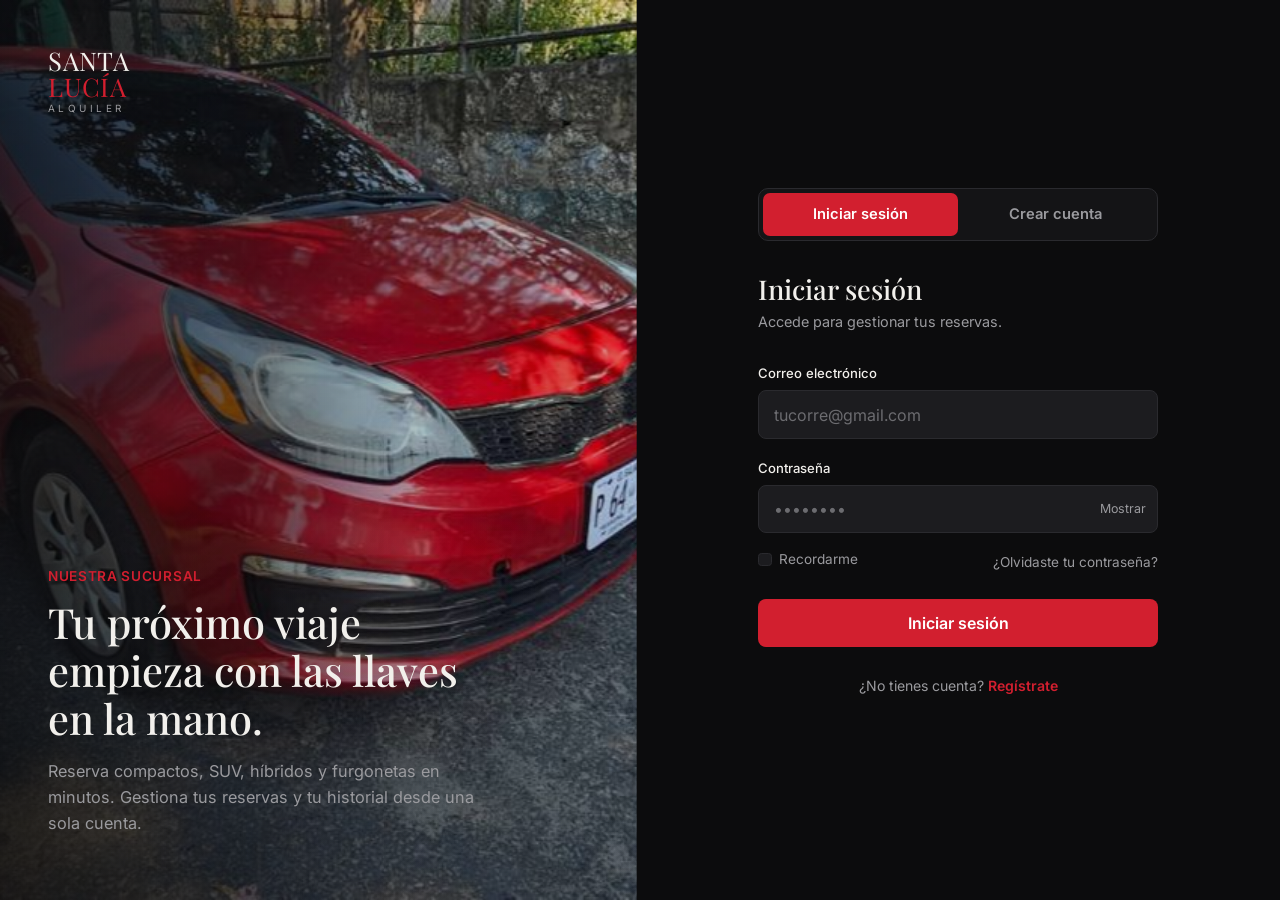
<file: renta-carros-santa-lucia/dashboard.html>
<!DOCTYPE html>
<html lang="es">
<head>
    <meta charset="UTF-8">
    <meta name="viewport" content="width=device-width, initial-scale=1.0">
    <title>Dashboard - SantaLucía Alquiler</title>
    <link rel="stylesheet" href="styles.css">
    <link rel="stylesheet" href="autos.css">
    <link rel="preconnect" href="https://fonts.googleapis.com">
    <link rel="preconnect" href="https://fonts.gstatic.com" crossorigin>
    <link href="https://fonts.googleapis.com/css2?family=Libre+Baskerville:ital,wght@0,400;0,700;1,400&family=Inter:wght@400;500;600;700;800&display=swap" rel="stylesheet">
    <link rel="stylesheet" href="https://cdnjs.cloudflare.com/ajax/libs/font-awesome/6.4.0/css/all.min.css">
    <style>
        .dashboard-container {
            max-width: 1500px;
            margin: 40px auto;
            padding: 0 40px;
        }

        .dashboard-header {
            display: flex;
            justify-content: space-between;
            align-items: center;
            margin-bottom: 30px;
            flex-wrap: wrap;
            gap: 20px;
            border-bottom: 1px solid var(--light-gray-border);
            padding-bottom: 20px;
        }

        .dashboard-title {
            font-size: 2.2rem;
            font-weight: 900;
            color: #ffffff;
        }

        .role-badge {
            background-color: var(--lime-green);
            color: #ffffff;
            padding: 6px 16px;
            border-radius: 20px;
            font-size: 0.85rem;
            font-weight: 700;
            text-transform: uppercase;
            letter-spacing: 1px;
        }

        /* Tarjetas de métricas */
        .metrics-grid {
            display: grid;
            grid-template-columns: repeat(auto-fit, minmax(240px, 1fr));
            gap: 20px;
            margin-bottom: 40px;
        }

        .metric-card {
            background-color: #1a1a1a;
            border: 1px solid var(--light-gray-border);
            border-radius: var(--radius-lg);
            padding: 24px;
            display: flex;
            align-items: center;
            gap: 20px;
        }

        .metric-icon {
            width: 54px;
            height: 54px;
            border-radius: var(--radius-md);
            background-color: rgba(220, 38, 38, 0.15);
            color: var(--lime-green);
            display: flex;
            align-items: center;
            justify-content: center;
            font-size: 1.5rem;
        }

        .metric-info h3 {
            font-size: 0.9rem;
            color: var(--text-gray);
            margin-bottom: 4px;
        }

        .metric-value {
            font-size: 1.8rem;
            font-weight: 800;
            color: #ffffff;
        }

        /* Secciones principales */
        .dashboard-content {
            display: grid;
            grid-template-columns: 2fr 1fr;
            gap: 30px;
        }

        .dashboard-card {
            background-color: #1a1a1a;
            border: 1px solid var(--light-gray-border);
            border-radius: var(--radius-lg);
            padding: 28px;
            margin-bottom: 30px;
        }

        .card-header-title {
            font-size: 1.3rem;
            color: #ffffff;
            margin-bottom: 20px;
            display: flex;
            align-items: center;
            gap: 10px;
        }

        /* Tablas */
        .table-responsive {
            overflow-x: auto;
        }

        .data-table {
            width: 100%;
            border-collapse: collapse;
            text-align: left;
        }

        .data-table th, .data-table td {
            padding: 14px 16px;
            border-bottom: 1px solid var(--light-gray-border);
            color: #d4d4d4;
            font-size: 0.95rem;
        }

        .data-table th {
            color: #ffffff;
            font-weight: 700;
            background-color: #0a0a0a;
        }

        .status-tag {
            padding: 4px 10px;
            border-radius: 4px;
            font-size: 0.78rem;
            font-weight: 700;
        }

        .status-active { background-color: rgba(34, 197, 94, 0.2); color: #4ade80; }
        .status-pending { background-color: rgba(234, 179, 8, 0.2); color: #facc15; }
        .status-completed { background-color: rgba(59, 130, 246, 0.2); color: #60a5fa; }

        @media (max-width: 980px) {
            .dashboard-content { grid-template-columns: 1fr; }
            .dashboard-container { padding: 0 20px; }
        }
    </style>
</head>
<body>

    <!-- Header / Navbar -->
    <header class="header">
        <nav class="navbar">
            <a href="index.html" class="logo-link">
                <div class="logo">
                    <span class="logo-oto">SANTA</span>
                    <span class="logo-q">LUCÍA</span>
                    <span class="logo-sub">ALQUILER</span>
                </div>
            </a>
            <div class="nav-right">
                <ul class="nav-menu">
                    <li><a href="index.html" class="nav-link">Inicio</a></li>
                    <li><a href="autos.html" class="nav-link">Nuestra Flota</a></li>
                    <li><a href="dashboard.html" class="nav-link active" style="color:var(--lime-green)">Dashboard</a></li>
                </ul>
                <div class="user-box">
                    <span class="user-welcome" id="dashUserDisplay">Cargando...</span>
                    <button id="dashLogoutBtn" class="logout-btn"><i class="fas fa-sign-out-alt"></i> Salir</button>
                </div>
            </div>
        </nav>
    </header>

    <!-- Contenido principal del Dashboard -->
    <main class="dashboard-container">
        
        <div class="dashboard-header">
            <div>
                <h1 class="dashboard-title">Panel de Control</h1>
                <p style="color: var(--text-gray);">Información general y estado de servicios en tiempo real.</p>
            </div>
            <div>
                <span class="role-badge" id="userRoleBadge">Rol: Cliente</span>
            </div>
        </div>

        <!-- Métrica resumidas -->
        <section class="metrics-grid">
            <div class="metric-card">
                <div class="metric-icon"><i class="fas fa-car"></i></div>
                <div class="metric-info">
                    <h3>Vehículos Alquilados</h3>
                    <div class="metric-value" id="metricCars">0</div>
                </div>
            </div>
            <div class="metric-card">
                <div class="metric-icon"><i class="fas fa-calendar-check"></i></div>
                <div class="metric-info">
                    <h3>Reservas Activas</h3>
                    <div class="metric-value" id="metricReservations">0</div>
                </div>
            </div>
            <div class="metric-card">
                <div class="metric-icon"><i class="fas fa-wallet"></i></div>
                <div class="metric-info">
                    <h3 id="metricSpendLabel">Gasto Total</h3>
                    <div class="metric-value" id="metricSpend">$0.00</div>
                </div>
            </div>
            <div class="metric-card">
                <div class="metric-icon"><i class="fas fa-star"></i></div>
                <div class="metric-info">
                    <h3>Puntos Fidelidad</h3>
                    <div class="metric-value" id="metricPoints">0</div>
                </div>
            </div>
        </section>

        <!-- Bloques principales -->
        <div class="dashboard-content">
            
            <!-- Columna izquierda: Tabla principal dinámica según rol -->
            <div class="dashboard-main-col">
                <div class="dashboard-card">
                    <h2 class="card-header-title" id="tableTitle">
                        <i class="fas fa-list"></i> Mis Reservas Recientes
                    </h2>
                    <div class="table-responsive">
                        <table class="data-table">
                            <thead>
                                <tr id="tableHeaders">
                                    <th>ID Reserva</th>
                                    <th>Vehículo</th>
                                    <th>Fecha Inicio</th>
                                    <th>Estado</th>
                                    <th>Monto</th>
                                </tr>
                            </thead>
                            <tbody id="tableBody">
                                <!-- Se carga dinámicamente mediante JS -->
                            </tbody>
                        </table>
                    </div>
                </div>
            </div>

            <!-- Columna derecha: Actividad / Notificaciones o gestión -->
            <div class="dashboard-side-col">
                <div class="dashboard-card">
                    <h2 class="card-header-title">
                        <i class="fas fa-bell"></i> Notificaciones
                    </h2>
                    <ul style="list-style: none; padding: 0;" id="notificationsList">
                        <!-- Cargado vía JS -->
                    </ul>
                </div>
            </div>

        </div>

    </main>

    <script src="script.js"></script>
    <script>
        document.addEventListener('DOMContentLoaded', function() {
            // Validar sesión simulada en localStorage / sessionStorage
            const sessionEmail = sessionStorage.getItem('usuario');
            if (!sessionEmail) {
                window.location.replace('login-registro.html');
                return;
            }

            // Cargar datos de usuario
            const userKey = 'user_data_' + btoa(unescape(encodeURIComponent(sessionEmail))).replace(/=/g, '');
            const storedData = JSON.parse(localStorage.getItem(userKey) || '{}');
            
            // Asignación de rol simulada (ejemplo: si el correo es admin@santalucia.com o contiene 'admin')
            const role = (sessionEmail.includes('admin')) ? 'admin' : 'cliente';

            // Mostrar info en pantalla
            document.getElementById('dashUserDisplay').textContent = storedData.name || sessionEmail;
            document.getElementById('userRoleBadge').textContent = 'Rol: ' + role.toUpperCase();

            // Renderizar vistas diferenciadas según el ROL
            if (role === 'admin') {
                renderAdminDashboard();
            } else {
                renderClientDashboard(storedData);
            }

            // Logout
            document.getElementById('dashLogoutBtn').addEventListener('click', function() {
                sessionStorage.removeItem('usuario');
                window.location.replace('login-registro.html');
            });
        });

        function renderClientDashboard(userData) {
            document.getElementById('metricCars').textContent = '1';
            document.getElementById('metricReservations').textContent = '2';
            document.getElementById('metricSpendLabel').textContent = 'Gasto Acumulado';
            document.getElementById('metricSpend').textContent = '$240.00';
            document.getElementById('metricPoints').textContent = '120 pts';

            const tbody = document.getElementById('tableBody');
            tbody.innerHTML = `
                <tr>
                    <td>#RES-9021</td>
                    <td>Nissan Versa</td>
                    <td>22/09/2026</td>
                    <td><span class="status-tag status-active">Activa</span></td>
                    <td>$120.00</td>
                </tr>
                <tr>
                    <td>#RES-8812</td>
                    <td>Kia Sportage</td>
                    <td>10/08/2026</td>
                    <td><span class="status-tag status-completed">Completada</span></td>
                    <td>$120.00</td>
                </tr>
            `;

            document.getElementById('notificationsList').innerHTML = `
                <li style="margin-bottom: 12px; font-size: 0.9rem; color: #a3a3a3;">
                    <strong style="color: #fff;">Recordatorio:</strong> Entrega del Nissan Versa el 25/09/2026.
                </li>
                <li style="font-size: 0.9rem; color: #a3a3a3;">
                    <strong style="color: #fff;">Pago Confirmado:</strong> Reserva #RES-9021 procesada con éxito.
                </li>
            `;
        }

        function renderAdminDashboard() {
            document.getElementById('tableTitle').innerHTML = '<i class="fas fa-tasks"></i> Gestión Global de Flota';
            document.getElementById('metricCars').textContent = '94';
            document.getElementById('metricReservations').textContent = '18';
            document.getElementById('metricSpendLabel').textContent = 'Ingresos del Mes';
            document.getElementById('metricSpend').textContent = '$12,450.00';
            document.getElementById('metricPoints').textContent = '98%'; // Eficiencia de flota

            const tbody = document.getElementById('tableBody');
            tbody.innerHTML = `
                <tr>
                    <td>#RES-9021</td>
                    <td>Juan Pérez (Cliente)</td>
                    <td>Nissan Versa</td>
                    <td><span class="status-tag status-active">En Salida</span></td>
                    <td>$120.00</td>
                </tr>
                <tr>
                    <td>#RES-9022</td>
                    <td>Maria López (Cliente)</td>
                    <td>BMW Serie 3</td>
                    <td><span class="status-tag status-pending">Pendiente</span></td>
                    <td>$350.00</td>
                </tr>
            `;

            document.getElementById('notificationsList').innerHTML = `
                <li style="margin-bottom: 12px; font-size: 0.9rem; color: #a3a3a3;">
                    <strong style="color: #fff;">Alerta Mantenimiento:</strong> Coche Kia Sportage (ID: 45) requiere revisión de frenos.
                </li>
                <li style="font-size: 0.9rem; color: #a3a3a3;">
                    <strong style="color: #fff;">Nueva Solicitud:</strong> 3 reservas pendientes de aprobación.
                </li>
            `;
        }
    </script>
</body>
</html>
</file>
<file: renta-carros-santa-lucia/styles.css>
/* Reset básico */
*,
*::before,
*::after {
    margin: 0;
    padding: 0;
    box-sizing: border-box;
}

/* Variables: colores, sombras, radios */
:root {
    /* Colores del tema (tema oscuro + acento rojo) */
    --lime-green: #DC2626;
    --lime-green-hover: #B91C1C;
    --dark-gray: #f5f5f7;
    --medium-gray: #e5e5e5;
    --text-gray: #a3a3a3;
    --light-gray: #1a1a1a;
    --light-gray-border: #333333;
    --white: #000000;
    --black: #ffffff;

    /* Sombras */
    --shadow-sm: 0 2px 8px rgba(255, 255, 255, 0.06);
    --shadow-md: 0 4px 16px rgba(255, 255, 255, 0.1);
    --shadow-lg: 0 8px 32px rgba(255, 255, 255, 0.15);

    /* Radios */
    --radius-sm: 4px;
    --radius-md: 8px;
    --radius-lg: 12px;

    /* Transiciones */
    --transition: all 0.3s ease;
}

/* Estilos base del HTML */
html {
    scroll-behavior: smooth;
}

/* Body: fuente principal + fondo oscuro */
body {
    font-family: 'Libre Baskerville', Georgia, 'Times New Roman', serif;
    color: var(--dark-gray);
    line-height: 1.75;
    background-color: var(--white);
    overflow-x: hidden;
    font-size: 16px;
    -webkit-font-smoothing: antialiased;
    -moz-osx-font-smoothing: grayscale;
}

/* FUENTE GLOBAL: Aplico la fuente a TODO lo que HEREDA normal y a controles
   de formulario (que NO heredan por defecto del <body>).
   NO toco *::before / *::after para NO romper Font Awesome (usa ::before para pintar iconos). */
button,
input,
select,
textarea,
optgroup,
option,
::placeholder,
ul, ol, li, a, span, p, div, section, article, aside, header, nav, footer,
h1, h2, h3, h4, h5, h6,
label, small, strong, em, table, td, th, form {
    font-family: 'Libre Baskerville', Georgia, 'Times New Roman', serif;
}

/* ========== Tipografía (Libre Baskerville) ========== */
h1, h2, h3, h4, h5, h6,
.logo-oto, .logo-q,
.nav-link, .mobile-nav-link,
.footer-title,
.hero-subtitle, .hero-title,
.category-btn, .sort-label, .sort-select,
.widget-toggle,
.payment-label,
.dropdown-menu li a,
.count,
.footer-copy {
    font-family: 'Libre Baskerville', Georgia, 'Times New Roman', serif !important;
    letter-spacing: 0.8px;
    line-height: 1.2;
}

/* Logo y títulos grandes: tracking ajustado */
.logo-oto, .logo-q,
.hero-title {
    letter-spacing: -1px;
}

.hero-subtitle,
.logo-sub {
    font-family: 'Libre Baskerville', Georgia, 'Times New Roman', serif !important;
    letter-spacing: 3px;
}

/* ========== LIBRE BASKERVILLE (textos de lectura) ========== */
.footer-tagline,
.contact-list li,
.footer-links li a,
.footer-legal li a,
.widget-item {
    font-family: 'Libre Baskerville', Georgia, 'Times New Roman', serif !important;
}

.social-link,
.widget-item {
    font-family: initial !important;
}

a {
    text-decoration: none;
    color: inherit;
}

ul {
    list-style: none;
}

button {
    font-family: inherit;
    cursor: pointer;
    border: none;
    background: none;
}

select {
    font-family: inherit;
}

/* ========== Header / Navbar ========== */
.header {
    position: sticky;
    top: 0;
    z-index: 1000;
    background-color: var(--white);
    border-bottom: 1px solid var(--light-gray-border);
    box-shadow: var(--shadow-sm);
}

.navbar {
    max-width: 1500px;
    margin: 0 auto;
    padding: 0 40px;
    height: 90px;
    display: flex;
    align-items: center;
    justify-content: space-between;
}

/* Logo del header */
.logo {
    display: flex;
    flex-direction: column;
    align-items: flex-start;
    line-height: 1;
}

.logo-oto {
    font-size: 2.16rem;
    font-weight: 900;
    color: var(--black);
    letter-spacing: -2px;
}

.logo-q {
    font-size: 2.16rem;
    font-weight: 900;
    color: var(--lime-green);
    letter-spacing: -2px;
}

.logo-sub {
    font-size: 0.684rem;
    font-weight: 800;
    color: var(--lime-green);
    letter-spacing: 4px;
    margin-top: -4px;
    margin-left: 2px;
}

/* Menú navegación y elementos de la derecha */
.nav-right {
    display: flex;
    align-items: center;
    gap: 30px;
}

/* Menú principal de navegación */
.nav-menu {
    display: flex;
    align-items: center;
    gap: 36px;
}

.nav-link {
    font-size: 1.05rem;
    font-weight: 600;
    color: var(--dark-gray);
    transition: var(--transition);
    position: relative;
    padding: 8px 0;
}

.nav-link:hover {
    color: var(--lime-green);
}

/* Dropdowns del menú (Empresa, Idiomas...) */
.dropdown {
    position: relative;
}

.dropdown-arrow {
    font-size: 0.7rem;
    margin-left: 5px;
    color: var(--lime-green);
    transition: transform 0.3s ease;
}

.dropdown-toggle:hover .dropdown-arrow {
    transform: rotate(180deg);
}

/* Submenú desplegable */
.dropdown-menu {
    position: absolute;
    top: 100%;
    left: 50%;
    transform: translateX(-50%) translateY(10px);
    min-width: 180px;
    background-color: var(--white);
    border-radius: var(--radius-md);
    box-shadow: var(--shadow-lg);
    padding: 10px 0;
    opacity: 0;
    visibility: hidden;
    transition: all 0.3s ease;
    z-index: 100;
    border: 1px solid var(--light-gray-border);
}

.dropdown:hover .dropdown-menu,
.dropdown.active .dropdown-menu {
    opacity: 1;
    visibility: visible;
    transform: translateX(-50%) translateY(0);
}

.dropdown-menu li a {
    display: block;
    padding: 10px 20px;
    font-size: 0.92rem;
    font-weight: 500;
    color: var(--text-gray);
    transition: var(--transition);
}

.dropdown-menu li a:hover {
    background-color: var(--light-gray);
    color: var(--lime-green);
}

/* Selectores de idioma (ES/EN) */
.nav-extras {
    display: flex;
    align-items: center;
    gap: 18px;
    padding-left: 24px;
    border-left: 1px solid var(--light-gray-border);
    height: 40px;
}

.extras-btn {
    font-size: 1rem;
    font-weight: 600;
    color: var(--dark-gray);
    padding: 6px 0;
    transition: var(--transition);
    display: flex;
    align-items: center;
}

.extras-btn:hover {
    color: var(--lime-green);
}

/* Botón hamburguesa (solo móvil) */
.mobile-menu-btn {
    display: none;
    font-size: 1.5rem;
    color: var(--dark-gray);
    padding: 8px;
}

/* Menú móvil desplegable (abajo del header) */
.mobile-menu {
    display: none;
    background-color: var(--white);
    border-top: 1px solid var(--light-gray-border);
    padding: 20px 40px;
}

.mobile-menu.open {
    display: block;
}

.mobile-nav-menu {
    display: flex;
    flex-direction: column;
    gap: 4px;
}

.mobile-nav-link {
    display: block;
    font-size: 1.1rem;
    font-weight: 600;
    color: var(--dark-gray);
    padding: 14px 0;
    border-bottom: 1px solid var(--light-gray-border);
    transition: var(--transition);
}

.mobile-nav-link:hover {
    color: var(--lime-green);
}

.mobile-extras {
    display: flex;
    gap: 20px;
    margin-top: 20px;
    padding-top: 20px;
    border-top: 1px solid var(--light-gray-border);
}

/* ========== Hero (parte superior con video o carrusel) ========== */
.hero {
    position: relative;
    width: 100%;
    height: 88vh;
    min-height: 680px;
    overflow: hidden;
    border-bottom: 4px solid var(--lime-green);
    box-shadow: 0 6px 20px rgba(220, 38, 38, 0.35);
}

/* Track y slides del carrusel */
.carousel-track {
    position: relative;
    width: 100%;
    height: 100%;
}

.hero-slide {
    position: absolute;
    top: 0;
    left: 0;
    width: 100%;
    height: 100%;
    opacity: 0;
    transition: opacity 0.8s ease-in-out;
    visibility: hidden;
}

.hero-slide.active {
    opacity: 1;
    visibility: visible;
    z-index: 0;
}

.hero-image {
    width: 100%;
    height: 100%;
    object-fit: cover;
    object-position: center;
    display: block;
}

/* Video de fondo del hero */
.hero-video {
    position: absolute;
    top: 0;
    left: 0;
    width: 100%;
    height: 100%;
    object-fit: cover;
    object-position: center;
    display: block;
    z-index: 0;
}

/* Oscurece el fondo para que se lea el texto */
.hero-overlay {
    position: absolute;
    top: 0;
    left: 0;
    width: 100%;
    height: 100%;
    z-index: 1;
    background: linear-gradient(to right, rgba(0, 0, 0, 0.55) 0%, rgba(0, 0, 0, 0.3) 100%);
}

/* Textos del hero (FLOTA + ELIGE TU VEHÍCULO) */
.hero-content {
    position: absolute;
    top: 0;
    left: 0;
    z-index: 2;
    max-width: 1500px;
    margin: 0 auto;
    padding: 0 180px;
    width: 100%;
    height: 100%;
    display: flex;
    flex-direction: column;
    justify-content: center;
}

.hero-subtitle {
    font-size: 1rem;
    font-weight: 800;
    color: var(--lime-green);
    letter-spacing: 4px;
    margin-bottom: 8px;
    text-transform: uppercase;
}

.hero-title {
    font-size: 3.4rem;
    font-weight: 900;
    color: #ffffff;
    letter-spacing: -1px;
    line-height: 1.1;
    text-transform: uppercase;
}

.hero-search-container {
    align-items: center;
    text-align: center;
    padding: 0 40px;
}

.hero-search-title {
    margin-bottom: 28px;
}

.hero-search-form {
    width: 100%;
    max-width: 760px;
}

.search-field-group {
    display: flex;
    align-items: stretch;
    background-color: #ffffff;
    border-radius: var(--radius-lg);
    box-shadow: 0 20px 60px rgba(0, 0, 0, 0.45);
    overflow: hidden;
    border: 2px solid transparent;
    transition: all 0.35s ease;
}

.search-field-group:focus-within {
    border-color: var(--lime-green);
    box-shadow: 0 20px 60px rgba(220, 38, 38, 0.35);
    transform: translateY(-2px);
}

.search-field {
    flex: 1;
    display: flex;
    align-items: center;
    gap: 14px;
    padding: 0 22px;
}

.search-icon {
    color: var(--lime-green);
    font-size: 1.15rem;
    flex-shrink: 0;
}

.search-input {
    flex: 1;
    border: none;
    outline: none;
    background: transparent;
    padding: 20px 0;
    font-size: 1.02rem;
    font-weight: 500;
    color: #1a1a1a;
    font-family: 'Libre Baskerville', Georgia, 'Times New Roman', serif !important;
}

.search-input::placeholder {
    color: #737373;
    font-weight: 400;
    font-family: 'Libre Baskerville', Georgia, 'Times New Roman', serif !important;
}

.search-btn {
    display: flex;
    align-items: center;
    gap: 10px;
    padding: 0 36px;
    background-color: var(--lime-green);
    color: #ffffff;
    font-size: 0.95rem;
    font-weight: 800;
    letter-spacing: 1.5px;
    text-transform: uppercase;
    transition: all 0.3s ease;
    font-family: 'Libre Baskerville', Georgia, 'Times New Roman', serif !important;
}

.search-btn:hover {
    background-color: var(--lime-green-hover);
}

.search-btn-icon {
    font-size: 1rem;
}

/* Puntos indicadores del carrusel */
.carousel-indicators {
    position: absolute;
    bottom: 20px;
    left: 50%;
    transform: translateX(-50%);
    z-index: 3;
    display: flex;
    align-items: center;
    gap: 10px;
    padding: 6px 12px;
    background-color: rgba(0, 0, 0, 0.2);
    border-radius: 999px;
    backdrop-filter: blur(4px);
}

.carousel-dot {
    width: 10px;
    height: 10px;
    background-color: rgba(255, 255, 255, 0.5);
    border-radius: 50%;
    border: none;
    cursor: pointer;
    transition: all 0.3s ease;
    outline: none;
}

.carousel-dot:hover {
    background-color: rgba(255, 255, 255, 0.8);
    transform: scale(1.2);
}

.carousel-dot.active {
    width: 14px;
    height: 14px;
    background-color: var(--lime-green);
    box-shadow: 0 0 12px var(--lime-green);
    transform: scale(1);
}

/* ========== Widget flotante derecho (WhatsApp, teléfono...) ========== */
.floating-widget {
    position: fixed;
    right: 0;
    top: 50%;
    transform: translateY(-50%);
    z-index: 999;
    display: flex;
    align-items: stretch;
    background-color: var(--black);
    border-radius: var(--radius-lg) 0 0 var(--radius-lg);
    overflow: visible;
    box-shadow: var(--shadow-lg);
}

.widget-toggle {
    width: 24px;
    min-height: 180px;
    background-color: var(--lime-green);
    color: var(--black);
    display: flex;
    align-items: center;
    justify-content: center;
    font-size: 0.9rem;
    font-weight: 900;
    cursor: pointer;
    transition: var(--transition);
    border-radius: var(--radius-lg) 0 0 var(--radius-lg);
}

.widget-toggle i {
    transition: transform 0.4s ease;
}

.widget-panel {
    display: flex;
    flex-direction: column;
    width: 0;
    overflow: hidden;
    transition: width 0.4s cubic-bezier(0.4, 0, 0.2, 1);
    background-color: var(--black);
    border-radius: var(--radius-lg) 0 0 var(--radius-lg);
}

/* Se expande al hacer hover (desktop) o al hacer click */
.floating-widget:hover .widget-panel,
.floating-widget.open .widget-panel {
    width: 58px;
}

.floating-widget:hover .widget-toggle i,
.floating-widget.open .widget-toggle i {
    transform: rotate(180deg);
}

.widget-item {
    width: 58px;
    height: 58px;
    flex-shrink: 0;
    display: flex;
    align-items: center;
    justify-content: center;
    color: var(--white);
    font-size: 1.4rem;
    transition: var(--transition);
    border-bottom: 1px solid rgba(0, 0, 0, 0.1);
}

.widget-item:last-child {
    border-bottom: none;
}

.widget-item:hover {
    background-color: var(--lime-green);
    color: var(--black);
}

/* ========== Filtros y ordenación (index.html) ========== */
.filters-section {
    max-width: 1500px;
    margin: 0 auto;
    padding: 60px 40px 40px;
}

.filters-container {
    display: flex;
    align-items: flex-start;
    justify-content: space-between;
    gap: 40px;
    flex-wrap: wrap;
}

/* Botones de categorías */
.categories-wrapper {
    display: flex;
    flex-wrap: wrap;
    align-items: center;
    gap: 12px;
    flex: 1;
    max-width: calc(100% - 280px);
}

.category-btn {
    font-size: 1.05rem;
    font-weight: 700;
    color: var(--dark-gray);
    padding: 14px 28px;
    border-radius: var(--radius-sm);
    background-color: transparent;
    transition: var(--transition);
    white-space: nowrap;
    letter-spacing: 0.3px;
}

.category-btn:hover {
    color: var(--lime-green);
    background-color: var(--light-gray);
}

.category-btn.active {
    background-color: var(--black);
    color: var(--white);
}

.category-btn.active:hover {
    background-color: var(--medium-gray);
}

.category-btn .count {
    font-weight: 700;
}

/* Selector de ordenación */
.sort-wrapper {
    display: flex;
    align-items: center;
    gap: 10px;
    min-width: 260px;
    background-color: var(--light-gray);
    padding: 4px 20px;
    border-radius: var(--radius-sm);
    height: 52px;
}

.sort-label {
    font-size: 1rem;
    font-weight: 600;
    color: var(--dark-gray);
    white-space: nowrap;
}

.sort-select {
    flex: 1;
    background: transparent;
    border: none;
    outline: none;
    font-size: 1rem;
    font-weight: 600;
    color: var(--dark-gray);
    padding: 8px 0;
    cursor: pointer;
    appearance: none;
    -webkit-appearance: none;
    background-image: url("data:image/svg+xml;charset=UTF-8,%3csvg xmlns='http://www.w3.org/2000/svg' viewBox='0 0 24 24' fill='none' stroke='currentColor' stroke-width='2' stroke-linecap='round' stroke-linejoin='round'%3e%3cpolyline points='6 9 12 15 18 9'%3e%3c/polyline%3e%3c/svg%3e");
    background-repeat: no-repeat;
    background-position: right 0 center;
    background-size: 16px;
    padding-right: 24px;
}

.sort-select option {
    background-color: var(--white);
    color: var(--dark-gray);
}

/* ========== Tarjetas de vehículos (grid 4 col) ========== */
.vehicles-section {
    max-width: 1500px;
    margin: 0 auto;
    padding: 20px 40px 60px;
}

.vehicles-grid {
    display: grid;
    grid-template-columns: repeat(4, 1fr);
    gap: 24px;
}

.vehicle-card {
    background-color: var(--black);
    border-radius: var(--radius-lg);
    overflow: hidden;
    box-shadow: var(--shadow-md);
    border: 1px solid var(--light-gray-border);
    transition: var(--transition);
    cursor: pointer;
}

.vehicle-card:hover {
    transform: translateY(-6px);
    box-shadow: 0 12px 32px rgba(220, 38, 38, 0.25);
    border-color: var(--lime-green);
}

.vehicle-image-wrap {
    position: relative;
    width: 100%;
    padding-top: 70%;
    background-color: var(--light-gray);
    overflow: hidden;
}

.vehicle-image {
    position: absolute;
    top: 0;
    left: 0;
    width: 100%;
    height: 100%;
    object-fit: cover;
    display: block;
    transition: transform 0.5s ease;
}

.vehicle-card:hover .vehicle-image {
    transform: scale(1.06);
}

/* Badge: disponible / no disponible */
.availability-badge {
    position: absolute;
    top: 12px;
    right: 12px;
    padding: 6px 14px;
    border-radius: 999px;
    font-size: 0.72rem;
    font-weight: 800;
    letter-spacing: 0.5px;
    text-transform: uppercase;
    z-index: 2;
    backdrop-filter: blur(6px);
}

.availability-badge.available {
    background-color: rgba(220, 38, 38);
    color: #ffffff;
    box-shadow: 0 2px 10px rgba(220, 38, 38, 0.5);
}

.availability-badge.not-available {
    background-color: rgba(115, 115, 115);
    color: #ffffff;
    box-shadow: 0 2px 10px rgba(115, 115, 115, 0.5);
}

.vehicle-category {
    position: absolute;
    top: 12px;
    left: 12px;
    padding: 6px 14px;
    border-radius: 999px;
    font-size: 0.72rem;
    font-weight: 700;
    letter-spacing: 0.5px;
    text-transform: uppercase;
    z-index: 2;
    background-color: rgba(0, 0, 0, 0.7);
    color: #ffffff;
    backdrop-filter: blur(6px);
    border: 1px solid rgba(220, 38, 38, 0.5);
}

.vehicle-info {
    padding: 20px 22px 22px;
    display: flex;
    flex-direction: column;
    gap: 14px;
}

.vehicle-name {
    font-size: 1.15rem;
    font-weight: 800;
    color: #000000;
    letter-spacing: 0.3px;
    line-height: 1.3;
}

.vehicle-specs {
    display: grid;
    grid-template-columns: repeat(2, 1fr);
    gap: 10px 14px;
    padding: 12px 0;
    border-top: 1px solid #e5e5e5;
    border-bottom: 1px solid #e5e5e5;
}

.spec-item {
    display: flex;
    align-items: center;
    gap: 8px;
    font-size: 0.85rem;
    font-weight: 500;
    color: #525252;
}

.spec-item i {
    color: var(--lime-green);
    font-size: 0.9rem;
    min-width: 16px;
}

.vehicle-footer {
    display: flex;
    align-items: center;
    justify-content: space-between;
    gap: 12px;
    margin-top: 2px;
}

.vehicle-price {
    display: flex;
    align-items: baseline;
    gap: 3px;
}

.price-value {
    font-size: 1.6rem;
    font-weight: 900;
    color: var(--lime-green);
    letter-spacing: -0.5px;
}

.price-period {
    font-size: 0.85rem;
    font-weight: 600;
    color: #737373;
}

.whatsapp-btn {
    display: flex;
    align-items: center;
    gap: 8px;
    padding: 10px 16px;
    background-color: #25D366;
    color: #ffffff;
    border-radius: var(--radius-md);
    font-size: 0.88rem;
    font-weight: 700;
    letter-spacing: 0.3px;
    transition: all 0.3s ease;
    white-space: nowrap;
}

.whatsapp-btn i {
    font-size: 1.1rem;
}

.whatsapp-btn:hover {
    background-color: #128C7E;
    transform: translateY(-2px);
    box-shadow: 0 6px 16px rgba(37, 211, 102, 0.4);
}

/* ========== Media Queries (responsive) ========== */

/* Laptop grande ≤1300px */
@media (max-width: 1300px) {
    .navbar {
        padding: 0 30px;
    }

    .hero-content {
        padding: 0 140px;
    }

    .filters-section {
        padding: 50px 30px 30px;
    }

    .categories-wrapper {
        max-width: 100%;
    }

    .filters-container {
        gap: 30px;
    }

    .vehicles-section {
        padding: 20px 30px 50px;
    }

    .vehicle-info {
        padding: 18px;
    }

    .vehicle-name {
        font-size: 1.05rem;
    }

    .price-value {
        font-size: 1.4rem;
    }

    .whatsapp-btn {
        padding: 9px 14px;
        font-size: 0.82rem;
    }

    .whatsapp-btn span {
        display: inline;
    }
}

/* Laptop mediana ≤1100px */
@media (max-width: 1100px) {
    .nav-menu {
        gap: 24px;
    }

    .nav-link {
        font-size: 0.98rem;
    }

    .nav-extras {
        gap: 14px;
        padding-left: 18px;
    }

    .hero-title {
        font-size: 2.8rem;
    }

    .hero-content {
        padding: 0 100px;
    }
}

/* Tablet ≤960px */
@media (max-width: 960px) {
    .navbar {
        height: 80px;
    }

    .nav-menu,
    .nav-extras {
        display: none;
    }

    .mobile-menu-btn {
        display: block;
    }

    .hero {
        height: 320px;
    }

    .hero-content {
        padding: 0 30px;
    }

    .hero-title {
        font-size: 2.4rem;
    }

    /* Carrusel tablet */
    .carousel-indicators {
        bottom: 14px;
        padding: 5px 10px;
        gap: 8px;
    }
    .carousel-dot {
        width: 9px;
        height: 9px;
    }
    .carousel-dot.active {
        width: 12px;
        height: 12px;
    }

    .widget-toggle {
        width: 22px;
        min-height: 160px;
        border-radius: var(--radius-md) 0 0 var(--radius-md);
    }

    .widget-panel,
    .widget-item {
        width: 50px;
        height: 50px;
        font-size: 1.2rem;
    }

    .floating-widget {
        border-radius: var(--radius-md) 0 0 var(--radius-md);
    }

    .floating-widget:hover .widget-panel,
    .floating-widget.open .widget-panel {
        width: 50px;
    }

    .filters-section {
        padding: 40px 20px 25px;
    }

    .filters-container {
        flex-direction: column;
        align-items: flex-start;
        gap: 25px;
    }

    .categories-wrapper {
        width: 100%;
    }

    .sort-wrapper {
        width: 100%;
        max-width: 100%;
        min-width: auto;
    }

    .vehicles-grid {
        grid-template-columns: repeat(2, 1fr);
        gap: 20px;
    }

    .vehicles-section {
        padding: 20px 20px 40px;
    }

    .vehicle-info {
        padding: 16px 18px;
        gap: 12px;
    }

    .vehicle-name {
        font-size: 1.02rem;
    }

    .vehicle-specs {
        grid-template-columns: repeat(2, 1fr);
        gap: 8px 12px;
    }

    .spec-item {
        font-size: 0.82rem;
    }

    .availability-badge,
    .vehicle-category {
        padding: 5px 12px;
        font-size: 0.68rem;
    }

    .price-value {
        font-size: 1.35rem;
    }

    .whatsapp-btn {
        padding: 8px 12px;
        font-size: 0.78rem;
        gap: 6px;
    }

    .whatsapp-btn span {
        display: inline;
    }
}

/* Móvil grande ≤640px */
@media (max-width: 640px) {
    .navbar {
        padding: 0 20px;
        height: 72px;
    }

    .logo-oto,
    .logo-q {
        font-size: 1.92rem;
    }

    .logo-sub {
        font-size: 0.64rem;
        letter-spacing: 3px;
    }

    .mobile-menu {
        padding: 16px 20px;
    }

    .hero {
        height: 280px;
    }

    .hero-title {
        font-size: 1.9rem;
    }

    .hero-subtitle {
        font-size: 0.85rem;
        letter-spacing: 3px;
    }

    .hero-content {
        padding: 0 20px;
    }

    /* Carrusel móvil grande */
    .carousel-indicators {
        bottom: 12px;
        padding: 4px 8px;
        gap: 7px;
        backdrop-filter: none;
    }
    .carousel-dot {
        width: 8px;
        height: 8px;
    }
    .carousel-dot.active {
        width: 11px;
        height: 11px;
        box-shadow: 0 0 8px var(--lime-green);
    }

    .floating-widget {
        border-radius: 10px 0 0 10px;
    }

    .widget-toggle {
        width: 20px;
        min-height: 140px;
        border-radius: 10px 0 0 10px;
    }

    .widget-panel,
    .widget-item {
        width: 44px;
        height: 44px;
        font-size: 1.05rem;
    }

    .floating-widget:hover .widget-panel,
    .floating-widget.open .widget-panel {
        width: 44px;
    }

    .filters-section {
        padding: 30px 16px 20px;
    }

    .category-btn {
        font-size: 0.95rem;
        padding: 12px 20px;
    }

    .categories-wrapper {
        gap: 8px;
    }

    .sort-wrapper {
        height: 48px;
        padding: 4px 16px;
    }

    .sort-label,
    .sort-select {
        font-size: 0.95rem;
    }

    .vehicles-grid {
        grid-template-columns: 1fr;
        gap: 16px;
    }

    .vehicles-section {
        padding: 16px 16px 30px;
    }

    .vehicle-info {
        padding: 14px 16px 16px;
        gap: 10px;
    }

    .vehicle-name {
        font-size: 1rem;
    }

    .vehicle-specs {
        grid-template-columns: repeat(2, 1fr);
        gap: 7px 10px;
    }

    .spec-item {
        font-size: 0.8rem;
    }

    .availability-badge,
    .vehicle-category {
        padding: 4px 10px;
        font-size: 0.64rem;
        top: 8px;
    }

    .availability-badge {
        right: 8px;
    }

    .vehicle-category {
        left: 8px;
    }

    .vehicle-footer {
        gap: 8px;
    }

    .price-value {
        font-size: 1.25rem;
    }

    .whatsapp-btn {
        padding: 8px 10px;
        font-size: 0.75rem;
        gap: 5px;
    }

    .whatsapp-btn span {
        display: none;
    }

    .whatsapp-btn i {
        font-size: 1.05rem;
    }
}

/* Móvil pequeño ≤420px */
@media (max-width: 420px) {
    .hero-title {
        font-size: 1.55rem;
    }

    .logo-oto,
    .logo-q {
        font-size: 1.6rem;
    }

    .logo-sub {
        font-size: 0.56rem;
    }

    .category-btn {
        padding: 10px 16px;
        font-size: 0.88rem;
    }

    /* Indicadores del carrusel (móvil pequeño) */
    .carousel-indicators {
        bottom: 10px;
        padding: 3px 6px;
        gap: 6px;
    }
    .carousel-dot {
        width: 7px;
        height: 7px;
    }
    .carousel-dot.active {
        width: 10px;
        height: 10px;
    }
}

/* ========== Footer (pie de página) ========== */
.footer {
    background-color: #050505;
    color: #e5e5e5;
    margin-top: 40px;
    border-top: 3px solid var(--lime-green);
}

.footer-container {
    max-width: 1500px;
    margin: 0 auto;
    padding: 0 40px;
}

/* Grid principal del footer (4 columnas) */
.footer .footer-container:first-child {
    display: grid;
    grid-template-columns: 1.3fr 1fr 1fr 1.2fr;
    gap: 50px;
    padding-top: 60px;
    padding-bottom: 40px;
}

.footer-col h4.footer-title {
    font-size: 1.15rem;
    font-weight: 800;
    color: #ffffff;
    text-transform: uppercase;
    letter-spacing: 1px;
    margin-bottom: 22px;
    padding-bottom: 10px;
    border-bottom: 2px solid var(--lime-green);
    display: inline-block;
}

.footer-logo {
    margin-bottom: 18px;
}

.footer-tagline {
    font-size: 0.95rem;
    line-height: 1.7;
    color: #a3a3a3;
    margin-bottom: 24px;
}

/* Iconos redes sociales */
.footer-social {
    display: flex;
    gap: 10px;
    flex-wrap: wrap;
}

.social-link {
    width: 40px;
    height: 40px;
    border-radius: 50%;
    background-color: var(--light-gray);
    color: #ffffff;
    display: flex;
    align-items: center;
    justify-content: center;
    font-size: 0.95rem;
    transition: var(--transition);
    border: 1px solid var(--light-gray-border);
}

.social-link:hover {
    background-color: var(--lime-green);
    color: var(--black);
    transform: translateY(-3px);
    box-shadow: 0 4px 14px rgba(220, 38, 38, 0.4);
}

/* Lista de enlaces rápidos */
.footer-links {
    display: flex;
    flex-direction: column;
    gap: 10px;
}

.footer-links li a {
    font-size: 0.95rem;
    color: #a3a3a3;
    transition: var(--transition);
    position: relative;
    padding-left: 0;
}

.footer-links li a:hover {
    color: var(--lime-green);
    padding-left: 8px;
}

.footer-links li a::before {
    content: '›';
    color: var(--lime-green);
    font-weight: 700;
    position: absolute;
    left: -14px;
    opacity: 0;
    transition: var(--transition);
}

.footer-links li a:hover::before {
    opacity: 1;
    left: -4px;
}

/* Datos de contacto */
.contact-list {
    display: flex;
    flex-direction: column;
    gap: 14px;
}

.contact-list li {
    display: flex;
    align-items: flex-start;
    gap: 12px;
    font-size: 0.92rem;
    color: #a3a3a3;
    line-height: 1.5;
}

.contact-list li i {
    color: var(--lime-green);
    font-size: 1rem;
    margin-top: 4px;
    min-width: 18px;
}

.contact-list li a {
    color: #a3a3a3;
    transition: var(--transition);
}

.contact-list li a:hover {
    color: var(--lime-green);
}

/* Franja de métodos de pago */
.footer-payment {
    background-color: #0a0a0a;
    border-top: 1px solid #1a1a1a;
    border-bottom: 1px solid #1a1a1a;
}

.footer-payment-inner {
    display: flex;
    align-items: center;
    justify-content: center;
    gap: 20px;
    padding: 20px 40px;
    flex-wrap: wrap;
}

.payment-label {
    font-size: 0.9rem;
    font-weight: 700;
    letter-spacing: 2px;
    color: #ffffff;
    text-transform: uppercase;
}

.payment-icons {
    display: flex;
    gap: 14px;
    font-size: 2.2rem;
    color: #a3a3a3;
}

.payment-icons i {
    transition: var(--transition);
}

.payment-icons i:hover {
    color: var(--lime-green);
    transform: translateY(-2px);
}

/* Franja inferior: copyright y términos legales */
.footer-bottom {
    background-color: #030303;
    padding: 20px 0;
}

.footer-bottom-inner {
    display: flex;
    align-items: center;
    justify-content: space-between;
    flex-wrap: wrap;
    gap: 20px;
    padding: 0 40px;
}

.footer-copy {
    font-size: 0.88rem;
    color: #666666;
    font-weight: 500;
}

.footer-legal {
    display: flex;
    gap: 22px;
    flex-wrap: wrap;
}

.footer-legal li a {
    font-size: 0.88rem;
    color: #666666;
    transition: var(--transition);
    font-weight: 500;
}

.footer-legal li a:hover {
    color: var(--lime-green);
}

/* ====== Responsive del Footer ====== */

/* Footer: ≤1300px */
@media (max-width: 1300px) {
    .footer .footer-container:first-child,
    .footer-container {
        padding-left: 30px;
        padding-right: 30px;
    }
    .footer .footer-container:first-child {
        gap: 40px;
    }
}

/* Footer: ≤1100px → 2 columnas */
@media (max-width: 1100px) {
    .footer .footer-container:first-child {
        grid-template-columns: 1fr 1fr;
        gap: 40px;
    }
}

/* Footer: Tablet ≤820px → 1 columna */
@media (max-width: 820px) {
    .footer .footer-container:first-child {
        grid-template-columns: 1fr;
        gap: 35px;
        padding-top: 45px;
        padding-bottom: 30px;
    }

    .footer-col h4.footer-title {
        font-size: 1.05rem;
        margin-bottom: 18px;
    }

    .footer-payment-inner,
    .footer-bottom-inner {
        padding-left: 20px;
        padding-right: 20px;
    }

    .footer-bottom-inner {
        flex-direction: column;
        text-align: center;
    }
}

/* Footer: Móvil ≤640px */
@media (max-width: 640px) {
    .footer .footer-container:first-child,
    .footer-container {
        padding-left: 20px;
        padding-right: 20px;
    }

    .payment-label {
        font-size: 0.8rem;
        letter-spacing: 1.5px;
    }

    .payment-icons {
        font-size: 1.9rem;
        gap: 10px;
    }

    .footer-legal {
        gap: 14px;
        justify-content: center;
    }
}

/* Footer: Móvil pequeño ≤420px */
@media (max-width: 420px) {
    .social-link {
        width: 36px;
        height: 36px;
        font-size: 0.85rem;
    }

    .payment-icons {
        font-size: 1.7rem;
        gap: 8px;
    }
}

/* ========== Botón Mi Cuenta + logo clickable ========== */

.logo-link {
    text-decoration: none;
    color: inherit;
    display: flex;
    cursor: pointer;
}

/* Botón Mi Cuenta destacado */
.account-btn {
    display: inline-flex;
    align-items: center;
    gap: 8px;
    padding: 12px 22px;
    background-color: var(--lime-green);
    color: #ffffff;
    border-radius: var(--radius-sm);
    font-size: 0.95rem;
    font-weight: 800;
    letter-spacing: 0.3px;
    transition: all 0.3s ease;
    white-space: nowrap;
    margin-left: 6px;
}

.account-btn:hover {
    background-color: var(--lime-green-hover);
    transform: translateY(-3px);
    box-shadow: 0 6px 18px rgba(220, 38, 38, 0.4);
    color: #ffffff;
}

.account-btn-icon {
    font-size: 1rem;
}

/* Botón "Mi Cuenta" destacado en el menú móvil */
.mobile-nav-link-accent {
    background-color: var(--lime-green) !important;
    color: #ffffff !important;
    font-weight: 800 !important;
    border-radius: 8px !important;
    margin-top: 6px;
}

.mobile-nav-link-accent:hover {
    background-color: var(--lime-green-hover) !important;
    color: #ffffff !important;
}

/* ========== Usuario logueado + botón cerrar sesión ========== */

.user-box {
    display: inline-flex;
    align-items: center;
    gap: 14px;
    margin-left: 10px;
}

.user-welcome {
    font-size: 0.95rem;
    font-weight: 700;
    color: #ffffff;
    letter-spacing: 0.2px;
    white-space: nowrap;
    overflow: hidden;
    text-overflow: ellipsis;
    max-width: 200px;
}

.logout-btn {
    display: inline-flex;
    align-items: center;
    gap: 7px;
    padding: 10px 18px;
    background-color: transparent;
    color: #ffffff;
    border: 1.5px solid var(--lime-green);
    border-radius: var(--radius-sm);
    font-size: 0.9rem;
    font-weight: 800;
    letter-spacing: 0.2px;
    cursor: pointer;
    transition: all 0.25s ease;
    white-space: nowrap;
}

.logout-btn:hover {
    background-color: var(--lime-green);
    color: #ffffff;
    transform: translateY(-2px);
    box-shadow: 0 6px 18px rgba(220, 38, 38, 0.35);
}

.logout-btn i {
    font-size: 0.95rem;
}

/* ========== Media Queries: menú y botones usuario ========== */

@media (max-width: 1100px) {
    .account-btn {
        padding: 10px 18px;
        font-size: 0.88rem;
    }

    .logout-btn {
        padding: 9px 16px;
        font-size: 0.85rem;
    }

    .user-welcome {
        font-size: 0.88rem;
        max-width: 150px;
    }
}

@media (max-width: 820px) {
    .account-btn {
        display: none;
    }

    .user-box {
        display: none !important;
    }
}

/* ========== Perfil de usuario: avatar, dropdown, modal ========== */

.profile-container {
    position: relative;
    display: inline-flex;
    margin-left: 10px;
    z-index: 100;
}

.profile-toggle {
    display: inline-flex;
    align-items: center;
    gap: 10px;
    background: transparent;
    border: none;
    cursor: pointer;
    padding: 4px;
    border-radius: 50px;
    transition: all 0.25s ease;
}

.profile-toggle:hover {
    background: rgba(220, 38, 38, 0.1);
}

.profile-avatar {
    width: 42px;
    height: 42px;
    border-radius: 50%;
    background: linear-gradient(135deg, #2a2a2e 0%, #1c1c1f 100%);
    display: flex;
    align-items: center;
    justify-content: center;
    overflow: hidden;
    border: 2px solid var(--lime-green);
    flex-shrink: 0;
    transition: transform 0.25s ease, box-shadow 0.25s ease;
}

.profile-toggle:hover .profile-avatar {
    transform: scale(1.05);
    box-shadow: 0 4px 12px rgba(220, 38, 38, 0.3);
}

.profile-avatar img {
    width: 100%;
    height: 100%;
    object-fit: cover;
}

.profile-avatar .default-avatar-icon {
    color: #9a9a9e;
    font-size: 1.1rem;
}

.profile-avatar-large {
    width: 64px;
    height: 64px;
}

.profile-avatar-large .default-avatar-icon {
    font-size: 1.7rem;
}

.profile-avatar-xl {
    width: 110px;
    height: 110px;
    border-width: 3px;
}

.profile-avatar-xl .default-avatar-icon {
    font-size: 2.8rem;
}

.profile-username-badge {
    background: var(--lime-green);
    color: #ffffff;
    font-size: 0.88rem;
    font-weight: 800;
    padding: 6px 14px;
    border-radius: 10px;
    max-width: 110px;
    overflow: hidden;
    text-overflow: ellipsis;
    white-space: nowrap;
    letter-spacing: 0.3px;
}

/* Menú desplegable del perfil */

.profile-dropdown {
    position: absolute;
    top: calc(100% + 12px);
    right: 0;
    min-width: 280px;
    background: #ffffff;
    border-radius: 14px;
    box-shadow: 0 12px 40px rgba(0, 0, 0, 0.18), 0 4px 12px rgba(0, 0, 0, 0.08);
    overflow: hidden;
    opacity: 0;
    visibility: hidden;
    transform: translateY(-8px);
    transition: all 0.25s cubic-bezier(0.4, 0, 0.2, 1);
    z-index: 999;
}

.profile-container.open .profile-dropdown {
    opacity: 1;
    visibility: visible;
    transform: translateY(0);
}

.profile-dropdown-header {
    display: flex;
    align-items: center;
    gap: 14px;
    padding: 18px 18px 16px;
    background: linear-gradient(180deg, #fefefe 0%, #f8f8f8 100%);
    border-bottom: 1px solid #f0f0f0;
}

.profile-dropdown-userinfo {
    flex: 1;
    min-width: 0;
}

.profile-dropdown-username {
    color: #1c1c1f;
    font-size: 1.02rem;
    font-weight: 700;
    margin-bottom: 4px;
    overflow: hidden;
    text-overflow: ellipsis;
    white-space: nowrap;
}

.profile-edit-link {
    background: none;
    border: none;
    padding: 0;
    color: #2563eb;
    font-size: 0.92rem;
    font-weight: 600;
    cursor: pointer;
    transition: color 0.2s ease;
    text-decoration: none;
}

.profile-edit-link:hover {
    color: #1d4ed8;
    text-decoration: underline;
}

.profile-divider {
    border: none;
    border-top: 1px solid #f0f0f0;
    margin: 0;
}

.profile-menu {
    list-style: none;
    margin: 0;
    padding: 6px 0;
}

.profile-menu-item {
    display: flex;
    align-items: center;
    gap: 14px;
    width: 100%;
    padding: 11px 18px;
    background: none;
    border: none;
    text-align: left;
    color: #1c1c1f;
    font-size: 0.98rem;
    font-weight: 500;
    cursor: pointer;
    transition: background 0.18s ease, color 0.18s ease;
}

.profile-menu-item:hover {
    background: #f5f5f7;
    color: #DC2626;
}

.profile-menu-icon {
    width: 24px;
    font-size: 1.05rem;
    color: #6b6b70;
    flex-shrink: 0;
    text-align: center;
}

.profile-menu-item:hover .profile-menu-icon {
    color: #DC2626;
}

.profile-logout-item {
    color: #dc2626;
    font-weight: 600;
    padding: 14px 18px;
    font-size: 1rem;
}

.profile-logout-item:hover {
    background: #fef2f2;
    color: #b91c1c;
}

/* Modal de edición de perfil */

.profile-modal-overlay {
    position: fixed;
    inset: 0;
    background: rgba(0, 0, 0, 0.6);
    backdrop-filter: blur(4px);
    -webkit-backdrop-filter: blur(4px);
    display: flex;
    align-items: center;
    justify-content: center;
    z-index: 2000;
    padding: 20px;
    animation: fadeInOverlay 0.25s ease;
}

@keyframes fadeInOverlay {
    from { opacity: 0; }
    to { opacity: 1; }
}

.profile-modal {
    position: relative;
    background: #ffffff;
    border-radius: 18px;
    width: 100%;
    max-width: 440px;
    padding: 32px 28px 28px;
    box-shadow: 0 24px 80px rgba(0, 0, 0, 0.3);
    animation: slideUpModal 0.3s cubic-bezier(0.4, 0, 0.2, 1);
}

@keyframes slideUpModal {
    from {
        opacity: 0;
        transform: translateY(20px) scale(0.98);
    }
    to {
        opacity: 1;
        transform: translateY(0) scale(1);
    }
}

.profile-modal-close {
    position: absolute;
    top: 14px;
    right: 14px;
    width: 36px;
    height: 36px;
    border-radius: 50%;
    border: none;
    background: #f5f5f7;
    color: #6b6b70;
    cursor: pointer;
    display: flex;
    align-items: center;
    justify-content: center;
    font-size: 1rem;
    transition: all 0.2s ease;
}

.profile-modal-close:hover {
    background: #ececf0;
    color: #1c1c1f;
    transform: rotate(90deg);
}

.profile-modal-title {
    color: #1c1c1f;
    font-family: 'Libre Baskerville', serif;
    font-size: 1.4rem;
    margin: 0 0 22px;
    text-align: center;
    padding-right: 40px;
}

.profile-avatar-upload {
    display: flex;
    flex-direction: column;
    align-items: center;
    gap: 14px;
    margin-bottom: 26px;
    padding-bottom: 22px;
    border-bottom: 1px solid #f0f0f0;
}

.profile-upload-btn {
    display: inline-flex;
    align-items: center;
    gap: 7px;
    padding: 8px 16px;
    background: var(--lime-green);
    color: #ffffff;
    border: none;
    border-radius: 8px;
    font-size: 0.88rem;
    font-weight: 700;
    cursor: pointer;
    transition: all 0.25s ease;
}

.profile-upload-btn:hover {
    background: var(--lime-green-hover);
    transform: translateY(-1px);
    box-shadow: 0 4px 12px rgba(220, 38, 38, 0.35);
}

.profile-upload-btn i {
    font-size: 0.85rem;
}

.profile-form {
    display: flex;
    flex-direction: column;
    gap: 16px;
}

.profile-form-group {
    display: flex;
    flex-direction: column;
    gap: 6px;
}

.profile-form-label {
    color: #374151;
    font-size: 0.85rem;
    font-weight: 600;
    letter-spacing: 0.2px;
}

.profile-form-input {
    width: 100%;
    padding: 11px 14px;
    border: 1.5px solid #e5e7eb;
    border-radius: 10px;
    font-size: 0.95rem;
    color: #1c1c1f;
    background: #fafafa;
    transition: all 0.22s ease;
    font-family: inherit;
}

.profile-form-input::placeholder {
    color: #9ca3af;
}

.profile-form-input:focus {
    outline: none;
    border-color: var(--lime-green);
    background: #ffffff;
    box-shadow: 0 0 0 4px rgba(220, 38, 38, 0.1);
}

.profile-form-input[readonly] {
    background: #f3f4f6;
    color: #6b7280;
    cursor: not-allowed;
}

.profile-save-btn {
    width: 100%;
    padding: 13px;
    background: var(--lime-green);
    color: #ffffff;
    border: none;
    border-radius: 10px;
    font-size: 0.98rem;
    font-weight: 800;
    letter-spacing: 0.3px;
    cursor: pointer;
    transition: all 0.25s ease;
    margin-top: 8px;
}

.profile-save-btn:hover {
    background: var(--lime-green-hover);
    transform: translateY(-1px);
    box-shadow: 0 6px 18px rgba(220, 38, 38, 0.4);
}

.profile-save-btn:active {
    transform: translateY(0);
}

/* Responsive del perfil */

/* Responsive del perfil */

@media (max-width: 1100px) {
    .profile-username-badge {
        padding: 5px 12px;
        font-size: 0.82rem;
        max-width: 90px;
    }

    .profile-avatar {
        width: 38px;
        height: 38px;
    }

    .profile-avatar-large {
        width: 56px;
        height: 56px;
    }
}

/* Antes aquí ocultabas todo el perfil con display:none !important.
   Ahora en tablet/móvil se queda solo el avatar. */
@media (max-width: 820px) {
    .profile-container {
        margin-left: 0;
    }

    .profile-username-badge {
        display: none;
    }

    .profile-dropdown {
        min-width: 250px;
        max-width: calc(100vw - 32px);
    }
}

@media (max-width: 520px) {
    .profile-modal {
        padding: 24px 20px 22px;
        border-radius: 14px;
    }

    .profile-modal-title {
        font-size: 1.2rem;
    }

    .profile-avatar-xl {
        width: 90px;
        height: 90px;
    }
}

/* Ajustes finales para pantallas estrechas */
@media (max-width: 960px) {
    .hero {
        min-height: 320px;
    }
}

@media (max-width: 640px) {
    .hero {
        min-height: 280px;
    }

    .hero-search-container {
        padding: 0 16px;
    }

    .hero-search-title {
        margin-bottom: 18px;
    }

    .search-field-group {
        flex-direction: column;
        border-radius: var(--radius-md);
    }

    .search-field {
        min-width: 0;
        padding: 0 16px;
    }

    .search-input {
        min-width: 0;
        padding: 15px 0;
        font-size: 0.9rem;
    }

    .search-btn {
        min-height: 48px;
        justify-content: center;
        padding: 0 20px;
    }

    .profile-dropdown {
        right: -8px;
    }

    .footer-tagline {
        max-width: 38rem;
    }
}

@media (max-width: 420px) {
    .hero {
        min-height: 240px;
    }

    .hero-content {
        padding: 0 16px;
    }

    .hero-title {
        max-width: 14ch;
    }

    .widget-toggle {
        min-height: 116px;
    }
}
</file>
<file: renta-carros-santa-lucia/autos.css>
/* Título principal + botón de reserva */
.rental-header-section {
    max-width: 1500px;
    margin: 0 auto;
    padding: 60px 40px 0;
}

.rental-header-container {
    display: flex;
    align-items: center;
    justify-content: space-between;
    gap: 30px;
    flex-wrap: wrap;
}

.rental-main-title {
    font-size: 2.8rem;
    font-weight: 900;
    color: #ffffff;
    letter-spacing: -1px;
    line-height: 1.15;
    flex: 1;
    min-width: 280px;
}

.rental-reserve-btn {
    background-color: var(--lime-green);
    color: #ffffff;
    font-size: 1.15rem;
    font-weight: 800;
    padding: 18px 40px;
    border-radius: var(--radius-sm);
    letter-spacing: 0.5px;
    transition: all 0.3s ease;
    white-space: nowrap;
}

.rental-reserve-btn:hover {
    background-color: var(--lime-green-hover);
    transform: translateY(-3px);
    box-shadow: 0 8px 24px rgba(220, 38, 38, 0.4);
}

/* Layout: sidebar de filtros + grid principal */
.rental-layout-section {
    max-width: 1500px;
    margin: 0 auto;
    padding: 40px;
}

.rental-layout-container {
    display: grid;
    grid-template-columns: 320px 1fr;
    gap: 36px;
    align-items: flex-start;
}

/* ============== Sidebar de filtros (sticky) ============== */
.rental-sidebar {
    position: sticky;
    top: 110px;
    background-color: #1a1a1a;
    border-radius: var(--radius-lg);
    border: 1px solid var(--light-gray-border);
    overflow: hidden;
}

.sidebar-inner {
    padding: 28px 24px;
}

.sidebar-title {
    font-size: 1.6rem;
    font-weight: 900;
    color: #ffffff;
    letter-spacing: 0.3px;
}

.sidebar-divider {
    height: 1px;
    background-color: var(--light-gray-border);
    margin: 20px 0 24px;
}

.filter-group {
    margin-bottom: 28px;
}

.filter-group:last-child {
    margin-bottom: 0;
}

.filter-group-title {
    font-size: 1.1rem;
    font-weight: 800;
    color: #ffffff;
    margin-bottom: 16px;
    letter-spacing: 0.3px;
}

.filter-group-title-uppercase {
    text-transform: uppercase;
    letter-spacing: 1.5px;
    font-size: 0.95rem;
}

/* Opciones de filtro con checkbox personalizado */
.filter-options {
    display: flex;
    flex-direction: column;
    gap: 12px;
}

.filter-option {
    display: flex;
    align-items: center;
    gap: 12px;
    cursor: pointer;
    user-select: none;
    padding: 4px 2px;
    border-radius: 6px;
    transition: background-color 0.2s ease;
}

.filter-option:hover {
    background-color: rgba(220, 38, 38, 0.08);
}

.filter-checkbox {
    position: absolute;
    opacity: 0;
    cursor: pointer;
    height: 0;
    width: 0;
}

.filter-checkmark {
    width: 22px;
    height: 22px;
    min-width: 22px;
    background-color: #0a0a0a;
    border: 2px solid #404040;
    border-radius: 4px;
    display: flex;
    align-items: center;
    justify-content: center;
    transition: all 0.2s ease;
}

.filter-option:hover .filter-checkmark {
    border-color: var(--lime-green);
}

.filter-checkbox:checked ~ .filter-checkmark {
    background-color: var(--lime-green);
    border-color: var(--lime-green);
}

.filter-checkbox:checked ~ .filter-checkmark::after {
    content: "\2713";
    color: #ffffff;
    font-size: 0.85rem;
    font-weight: 900;
    line-height: 1;
}

.filter-label {
    font-size: 0.95rem;
    font-weight: 500;
    color: #d4d4d4;
    line-height: 1.4;
    transition: color 0.2s ease;
}

.filter-option:hover .filter-label {
    color: #ffffff;
}

.filter-checkbox:checked ~ .filter-label {
    color: #ffffff;
    font-weight: 600;
}

/* Filtro de rango de precios (min/max) */
.price-filter {
    margin-top: 4px;
}

.price-inputs {
    display: flex;
    align-items: center;
    gap: 10px;
}

.price-input-wrap {
    flex: 1;
    display: flex;
    align-items: center;
    background-color: #0a0a0a;
    border: 1px solid var(--light-gray-border);
    border-radius: 6px;
    padding: 0 12px;
    transition: border-color 0.2s ease;
}

.price-input-wrap:focus-within {
    border-color: var(--lime-green);
}

.price-currency {
    font-size: 0.95rem;
    font-weight: 700;
    color: var(--lime-green);
    margin-right: 6px;
}

.price-input {
    flex: 1;
    background: transparent;
    border: none;
    outline: none;
    color: #ffffff;
    font-size: 0.95rem;
    font-weight: 600;
    padding: 10px 0;
    width: 100%;
    appearance: textfield;
    -moz-appearance: textfield;
}

.price-input::-webkit-outer-spin-button,
.price-input::-webkit-inner-spin-button {
    -webkit-appearance: none;
    margin: 0;
}

.price-input::placeholder {
    color: #525252;
    font-weight: 500;
}

.price-separator {
    color: #525252;
    font-weight: 600;
    font-size: 1rem;
}

/* ============== Contenido principal ============== */
.rental-main-content {
    min-width: 0;
}

/* Barra superior: título + selector de país */
.rental-top-bar {
    display: flex;
    align-items: center;
    justify-content: space-between;
    gap: 20px;
    flex-wrap: wrap;
}

.rental-options-title {
    font-size: 1.6rem;
    font-weight: 800;
    color: #ffffff;
    letter-spacing: 0.3px;
}

.rental-country-select {
    display: flex;
    align-items: center;
    gap: 8px;
}

.country-icon {
    color: var(--lime-green);
    font-size: 1rem;
}

.country-label {
    font-size: 0.9rem;
    font-weight: 700;
    color: #a3a3a3;
    text-transform: uppercase;
    letter-spacing: 1px;
}

.country-select-btn {
    display: flex;
    align-items: center;
    gap: 8px;
    padding: 8px 14px;
    border-radius: 6px;
    background-color: #1a1a1a;
    border: 1px solid var(--light-gray-border);
    transition: all 0.2s ease;
    cursor: pointer;
}

.country-select-btn:hover {
    border-color: var(--lime-green);
}

.country-name {
    font-size: 0.95rem;
    font-weight: 800;
    color: var(--lime-green);
    text-transform: uppercase;
    letter-spacing: 0.5px;
}

.country-chevron {
    color: var(--lime-green);
    font-size: 0.75rem;
}

/* Línea divisoria principal */
.rental-divider {
    height: 1px;
    background-color: var(--light-gray-border);
    margin: 22px 0 24px;
}

/* Grupos de categorías (Autos, SUV...) */
.rental-category-group {
    margin-bottom: 40px;
}

.rental-category-toggle {
    display: flex;
    align-items: center;
    gap: 8px;
    padding: 4px 0;
    margin-bottom: 22px;
    cursor: pointer;
    transition: opacity 0.2s ease;
}

.rental-category-toggle:hover {
    opacity: 0.85;
}

.category-toggle-name {
    font-size: 1.4rem;
    font-weight: 900;
    color: var(--lime-green);
    letter-spacing: 0.3px;
}

.category-toggle-count {
    font-size: 1.4rem;
    font-weight: 900;
    color: var(--lime-green);
}

.category-toggle-arrow {
    color: var(--lime-green);
    font-size: 0.95rem;
    margin-left: 4px;
}

/* Grid de tarjetas (3 columnas) */
.rental-categories-grid {
    display: grid;
    grid-template-columns: repeat(3, 1fr);
    gap: 24px;
}

/* Tarjeta blanca de cada categoría */
.rent-category-card {
    background-color: #ffffff;
    border-radius: var(--radius-lg);
    border: 2px solid transparent;
    padding: 24px 20px 20px;
    display: flex;
    flex-direction: column;
    gap: 12px;
    transition: all 0.35s ease;
    cursor: pointer;
    position: relative;
    overflow: hidden;
}

.rent-category-card::before {
    content: "";
    position: absolute;
    top: 0;
    left: 0;
    right: 0;
    bottom: 0;
    box-shadow: 0 0 0 0 rgba(220, 38, 38, 0);
    transition: box-shadow 0.35s ease;
    pointer-events: none;
    z-index: 0;
}

.rent-category-card > * {
    position: relative;
    z-index: 1;
}

.rent-category-card:hover {
    transform: translateY(-8px);
    border-color: var(--lime-green);
}

.rent-category-card:hover::before {
    box-shadow: 0 12px 40px rgba(220, 38, 38, 0.28);
}

.cat-card-title {
    font-size: 1.6rem;
    font-weight: 900;
    color: #1a2744;
    text-align: center;
    line-height: 1.2;
    letter-spacing: 0.3px;
}

.cat-card-example {
    font-size: 0.95rem;
    font-weight: 500;
    color: #52607d;
    text-align: center;
    margin-top: -4px;
}

/* Especificaciones de la tarjeta (pasajeros, AC...) */
.cat-card-specs {
    display: flex;
    align-items: center;
    justify-content: center;
    flex-wrap: wrap;
    gap: 14px 18px;
    padding: 4px 0 8px;
}

.cat-spec-item {
    display: flex;
    align-items: center;
    gap: 6px;
}

.cat-spec-icon {
    color: #1a2744;
    font-size: 1rem;
    min-width: 16px;
    text-align: center;
}

.cat-spec-text {
    font-size: 0.95rem;
    font-weight: 700;
    color: #1a2744;
}

/* Imagen del vehículo (proporción 10:7) */
.cat-card-image-wrap {
    position: relative;
    width: 100%;
    padding-top: 70%;
    margin-top: 4px;
    margin-bottom: 8px;
    display: flex;
    align-items: center;
    justify-content: center;
}

.cat-card-image {
    position: absolute;
    top: 0;
    left: 50%;
    transform: translateX(-50%);
    width: 90%;
    height: 100%;
    object-fit: contain;
    display: block;
    transition: transform 0.4s ease;
}

.rent-category-card:hover .cat-card-image {
    transform: translateX(-50%) scale(1.08);
}

/* Placeholder gris cuando no hay foto del coche */
.cat-image-placeholder {
    background-color: #f5f5f7;
    border-radius: var(--radius-md);
    display: flex;
    flex-direction: column;
    align-items: center;
    justify-content: center;
    padding-top: 0;
}

.cat-image-placeholder .cat-image-placeholder-icon,
.cat-image-placeholder .cat-image-placeholder-text {
    position: relative;
}

.cat-image-placeholder-icon {
    font-size: 4rem;
    color: #a3a3a3;
    opacity: 0.5;
    margin-bottom: 8px;
}

.cat-image-placeholder-text {
    font-size: 0.9rem;
    font-weight: 600;
    color: #525252;
}

/* Botón "Ver detalles" */
.cat-card-details-btn {
    display: inline-flex;
    align-items: center;
    justify-content: center;
    gap: 8px;
    background: transparent;
    color: var(--lime-green);
    font-size: 1.05rem;
    font-weight: 800;
    padding: 10px 16px;
    border: none;
    border-radius: var(--radius-sm);
    cursor: pointer;
    transition: all 0.25s ease;
    letter-spacing: 0.2px;
    margin-top: auto;
}

.cat-card-details-btn:hover {
    background-color: rgba(220, 38, 38, 0.08);
    color: var(--lime-green-hover);
    transform: translateX(4px);
}

.cat-card-details-btn i {
    font-size: 0.8rem;
    transition: transform 0.25s ease;
}

.cat-card-details-btn:hover i {
    transform: translateX(3px);
}

/* Modal de detalles de la flota */
.fleet-modal-open {
    overflow: hidden;
}

.fleet-details-overlay {
    position: fixed;
    inset: 0;
    z-index: 2100;
    display: none;
    align-items: center;
    justify-content: center;
    padding: 20px;
    background: rgba(0, 0, 0, 0.78);
    backdrop-filter: blur(5px);
}

.fleet-details-overlay.open {
    display: flex;
    animation: fleetDetailsFadeIn 0.22s ease;
}

.fleet-details-modal {
    position: relative;
    display: grid;
    grid-template-columns: minmax(260px, 0.95fr) minmax(280px, 1.05fr);
    width: min(900px, 100%);
    max-height: min(720px, 92vh);
    overflow: auto;
    background: #ffffff;
    border-radius: 14px;
    box-shadow: 0 24px 80px rgba(0, 0, 0, 0.45);
    animation: fleetDetailsSlideUp 0.28s ease;
}

.fleet-details-close {
    position: absolute;
    top: 14px;
    right: 14px;
    z-index: 2;
    display: grid;
    width: 38px;
    height: 38px;
    place-items: center;
    border-radius: 50%;
    background: rgba(0, 0, 0, 0.62);
    color: #ffffff;
    font-size: 1rem;
    transition: background-color 0.2s ease, transform 0.2s ease;
}

.fleet-details-close:hover {
    background: var(--lime-green);
    transform: rotate(90deg);
}

.fleet-details-image-wrap {
    min-height: 360px;
    background: #f5f5f7;
}

.fleet-details-image {
    display: block;
    width: 100%;
    height: 100%;
    min-height: 360px;
    object-fit: cover;
}

.fleet-details-content {
    display: flex;
    flex-direction: column;
    justify-content: center;
    padding: 42px 38px 36px;
    color: #1a1a1a;
}

.fleet-details-eyebrow {
    margin-bottom: 10px;
    color: var(--lime-green);
    font-size: 0.75rem;
    font-weight: 800;
    letter-spacing: 1.8px;
    text-transform: uppercase;
}

.fleet-details-title {
    margin-bottom: 8px;
    color: #1a2744;
    font-size: 2rem;
    font-weight: 900;
    line-height: 1.15;
}

.fleet-details-example {
    margin-bottom: 24px;
    color: #52607d;
    font-size: 1rem;
}

.fleet-details-specs {
    display: grid;
    grid-template-columns: repeat(2, minmax(0, 1fr));
    gap: 12px;
    margin: 0 0 28px;
    padding: 0;
    list-style: none;
}

.fleet-details-specs li {
    display: flex;
    align-items: center;
    gap: 8px;
    min-width: 0;
    padding: 11px 10px;
    border: 1px solid #e5e7eb;
    border-radius: 7px;
    color: #1a2744;
    font-size: 0.88rem;
    font-weight: 700;
}

.fleet-details-specs .cat-spec-icon {
    color: var(--lime-green);
}

.fleet-details-action {
    display: inline-flex;
    align-items: center;
    justify-content: center;
    gap: 9px;
    width: 100%;
    min-height: 50px;
    padding: 12px 18px;
    border-radius: 6px;
    background: var(--lime-green);
    color: #ffffff;
    font-size: 0.95rem;
    font-weight: 800;
    transition: background-color 0.2s ease, transform 0.2s ease;
}

.fleet-details-action:hover {
    background: var(--lime-green-hover);
    transform: translateY(-2px);
}

@keyframes fleetDetailsFadeIn {
    from { opacity: 0; }
    to { opacity: 1; }
}

@keyframes fleetDetailsSlideUp {
    from { opacity: 0; transform: translateY(16px) scale(0.98); }
    to { opacity: 1; transform: translateY(0) scale(1); }
}

@media (max-width: 680px) {
    .fleet-details-modal {
        display: block;
        max-height: 92vh;
    }

    .fleet-details-image-wrap,
    .fleet-details-image {
        min-height: 220px;
        height: 220px;
    }

    .fleet-details-content {
        padding: 28px 22px 24px;
    }

    .fleet-details-title {
        font-size: 1.5rem;
    }
}

@media (max-width: 380px) {
    .fleet-details-overlay {
        padding: 12px;
    }

    .fleet-details-specs {
        grid-template-columns: 1fr;
    }
}

/* ============================================================
   Media Queries: responsive
   ============================================================ */

/* Laptop grande ≤1300px */
@media (max-width: 1300px) {
    .rental-categories-grid {
        grid-template-columns: repeat(3, 1fr);
        gap: 20px;
    }

    .rental-layout-container {
        grid-template-columns: 280px 1fr;
        gap: 28px;
    }

    .rental-main-title {
        font-size: 2.4rem;
    }
}

/* Laptop mediana ≤1150px → 2 columnas */
@media (max-width: 1150px) {
    .rental-categories-grid {
        grid-template-columns: repeat(2, 1fr);
    }

    .rental-main-title {
        font-size: 2.1rem;
    }
}

/* Tablet ≤980px: sidebar pasa arriba */
@media (max-width: 980px) {
    .rental-layout-section,
    .rental-header-section {
        padding-left: 30px;
        padding-right: 30px;
    }

    .rental-layout-container {
        grid-template-columns: 1fr;
        gap: 30px;
    }

    .rental-sidebar {
        position: static;
    }

    .sidebar-inner {
        padding: 24px;
    }

    .filter-options {
        display: grid;
        grid-template-columns: repeat(2, 1fr);
        gap: 12px 24px;
    }
}

/* Tablet ≤820px: 1 columna en tarjetas */
@media (max-width: 820px) {
    .rental-header-section {
        padding-top: 40px;
    }

    .rental-header-container {
        flex-direction: column;
        align-items: flex-start;
        gap: 20px;
    }

    .rental-main-title {
        font-size: 1.8rem;
    }

    .rental-reserve-btn {
        width: 100%;
        padding: 16px 30px;
        font-size: 1.05rem;
    }

    .rental-categories-grid {
        grid-template-columns: 1fr;
        gap: 20px;
    }

    .rental-top-bar {
        flex-direction: column;
        align-items: flex-start;
        gap: 14px;
    }

    .rental-options-title {
        font-size: 1.3rem;
    }

    .rental-country-select {
        align-self: flex-start;
    }
}

/* Móvil ≤640px */
@media (max-width: 640px) {
    .rental-layout-section,
    .rental-header-section {
        padding-left: 20px;
        padding-right: 20px;
    }

    .rental-main-title {
        font-size: 1.6rem;
    }

    .filter-options {
        grid-template-columns: 1fr;
    }

    .cat-card-title {
        font-size: 1.35rem;
    }

    .rental-options-title {
        font-size: 1.15rem;
    }

    .sidebar-inner {
        padding: 20px;
    }

    .sidebar-title {
        font-size: 1.35rem;
    }
}

/* Ajustes finales para pantallas estrechas */
@media (max-width: 980px) {
    .rental-layout-container {
        min-width: 0;
    }

    .rental-sidebar,
    .rental-main-content {
        width: 100%;
        min-width: 0;
    }

    .price-inputs {
        min-width: 0;
    }
}

@media (max-width: 640px) {
    .rental-header-section {
        padding-top: 28px;
    }

    .rental-header-container {
        gap: 16px;
    }

    .rental-main-title {
        width: 100%;
        min-width: 0;
        line-height: 1.2;
    }

    .rental-reserve-btn {
        width: 100%;
        padding: 14px 20px;
    }

    .rental-layout-section {
        padding-top: 28px;
    }

    .sidebar-inner {
        padding: 18px 16px;
    }

    .price-inputs {
        gap: 8px;
    }

    .price-input-wrap {
        padding: 0 8px;
    }

    .rental-country-select {
        width: 100%;
        justify-content: space-between;
        flex-wrap: wrap;
    }

    .country-select-btn {
        flex: 1;
        justify-content: space-between;
        min-width: 120px;
    }

    .rent-category-card {
        padding: 20px 16px 16px;
    }

    .cat-card-title {
        font-size: 1.2rem;
    }

    .cat-card-specs {
        gap: 10px 14px;
    }
}

@media (max-width: 380px) {
    .rental-layout-section,
    .rental-header-section {
        padding-left: 16px;
        padding-right: 16px;
    }

    .filter-options {
        gap: 10px;
    }

    .cat-card-example,
    .cat-spec-text,
    .filter-label {
        font-size: 0.85rem;
    }
}
</file>
